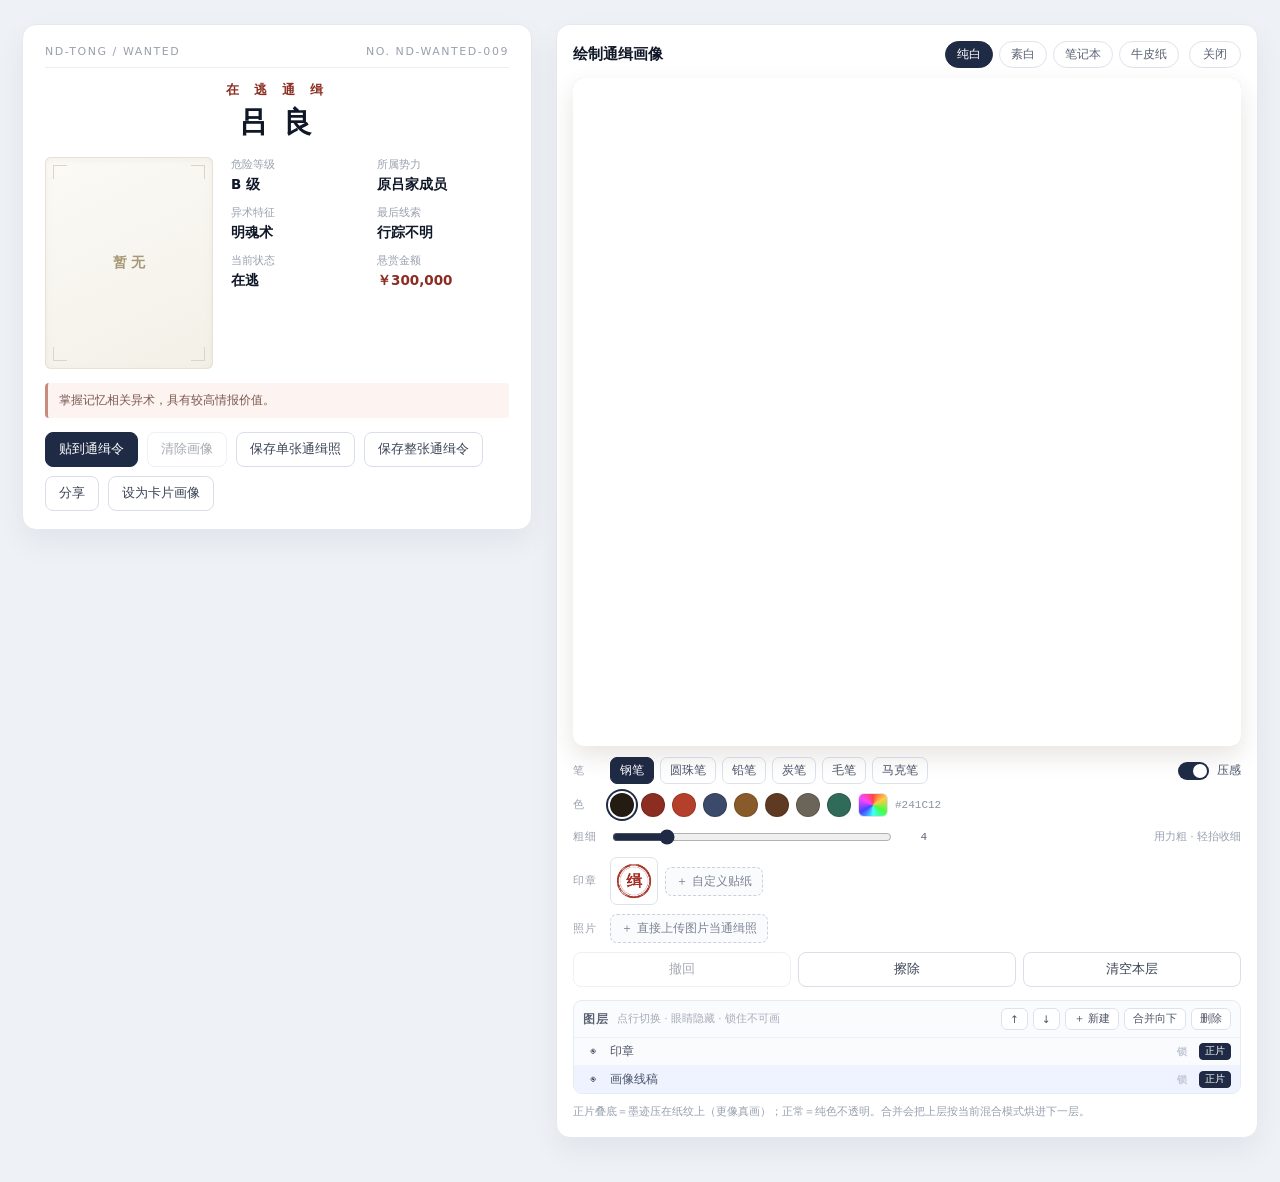
<file: assets/pad.html>
<!DOCTYPE html>
<html lang="zh-CN">
<head>
<meta charset="utf-8">
<meta name="viewport" content="width=device-width,initial-scale=1">
<title>在逃通缉 · 手绘画像 原型 v3</title>
<style>
  :root{--deep:#101828;--accent:#8C2D22;--muted:#6B7280;--line:#E5E8EF}
  *{box-sizing:border-box;-webkit-tap-highlight-color:transparent}
  body{margin:0;background:#EEF1F6;color:var(--deep);
    font-family:"PingFang SC","Hiragino Sans GB","Microsoft YaHei",system-ui,sans-serif}
  .wrap{max-width:1320px;margin:0 auto;padding:24px 22px 44px;display:grid;
    grid-template-columns:minmax(400px,510px) minmax(390px,1fr);gap:24px;align-items:start}

  /* ---------- 通缉令 ---------- */
  .poster{background:#fff;border:1px solid var(--line);border-radius:14px;padding:20px 22px 18px;
    box-shadow:0 12px 30px rgba(16,24,40,.06)}
  .p-top{display:flex;justify-content:space-between;font-size:11px;letter-spacing:.14em;
    color:#9AA0AE;border-bottom:1px solid #EDEFF4;padding-bottom:9px}
  .p-title{text-align:center;margin:14px 0 2px;font-size:12.5px;letter-spacing:.42em;color:var(--accent);font-weight:700}
  .p-name{text-align:center;font-size:29px;font-weight:800;letter-spacing:.08em;margin:4px 0 2px}
  .p-body{display:grid;grid-template-columns:168px 1fr;gap:18px;margin-top:14px}
  .slot{position:relative;width:168px;height:212px;border-radius:6px;display:flex;align-items:center;
    justify-content:center;overflow:hidden;background:linear-gradient(155deg,#FBFAF6,#F3F0E7);
    box-shadow:inset 0 0 0 1px #E7E2D3,inset 0 2px 8px rgba(120,100,64,.07)}
  .slot canvas{position:absolute;inset:0;width:100%;height:100%;display:none}
  .slot.filled{box-shadow:none;background:transparent}
  .slot.filled canvas{display:block}
  .ph{position:absolute;inset:0;display:flex;flex-direction:column;align-items:center;justify-content:center;
    gap:8px;padding:14px;text-align:center}
  .slot.filled .ph{display:none}
  .ph b{font-size:14px;color:#A79877;font-weight:600;letter-spacing:.26em;text-indent:.26em}
  .ph span{font-size:11px;line-height:1.75;color:#B0A794}
  .corner{position:absolute;width:14px;height:14px;border:1px solid #DCD5C4}
  .c1{left:8px;top:8px;border-right:0;border-bottom:0}
  .c2{right:8px;top:8px;border-left:0;border-bottom:0}
  .c3{left:8px;bottom:8px;border-right:0;border-top:0}
  .c4{right:8px;bottom:8px;border-left:0;border-top:0}
  .info{display:grid;grid-template-columns:1fr 1fr;gap:11px 14px;align-content:start}
  .kv span{display:block;font-size:11px;color:#9AA0AE;margin-bottom:2px}
  .kv b{font-size:13.5px;font-weight:600}
  .rew{color:var(--accent);font-weight:800}
  .p-tip{margin-top:14px;background:#FDF3F0;border-left:3px solid #C98C7C;border-radius:4px;
    padding:8px 11px;font-size:12px;color:#7A5A50;line-height:1.6}
  .p-btns{display:flex;gap:9px;margin-top:14px;flex-wrap:wrap}
  .btn{border:1px solid #D9DEE8;background:#fff;color:#3A4354;border-radius:8px;padding:8px 13px;
    font-size:12.5px;cursor:pointer;font-family:inherit}
  .btn.primary{background:#1F2A44;color:#fff;border-color:#1F2A44}
  .btn.ghost-red{color:var(--accent);border-color:#E2CFC9;background:#FFF9F7}
  .btn:disabled{opacity:.45;cursor:not-allowed}

  /* ---------- 画板 ---------- */
  .pad{background:#fff;border:1px solid var(--line);border-radius:14px;padding:16px;position:sticky;top:16px;
    box-shadow:0 12px 30px rgba(16,24,40,.06)}
  .pad-head{display:flex;align-items:center;gap:10px;margin-bottom:10px;flex-wrap:wrap}
  .pad-head h3{margin:0;font-size:15px}
  .pad-close{border:1px solid #DDE2EB;background:#fff;color:#5A6373;border-radius:20px;
    padding:5px 13px;font-size:11.5px;cursor:pointer;font-family:inherit}
  .pad-close:hover{background:#F3F5FA}
  .papers{display:flex;gap:6px;margin-left:auto}
  .papers button{border:1px solid #DDE2EB;background:#fff;color:#5A6373;border-radius:20px;padding:5px 11px;
    font-size:11.5px;cursor:pointer;font-family:inherit}
  .papers button.on{background:#1F2A44;border-color:#1F2A44;color:#fff}
  .cwrap{position:relative;width:100%;aspect-ratio:1/1;border-radius:10px;overflow:hidden;
    background:#FDFCF8;box-shadow:inset 0 0 0 1px rgba(70,58,40,.2),0 10px 24px rgba(60,44,22,.12);
    touch-action:none}
  .cwrap canvas{position:absolute;inset:0;width:100%;height:100%;display:block}
  #art{mix-blend-mode:multiply}
  #grain{mix-blend-mode:multiply;pointer-events:none}
  .tools{margin-top:11px;display:flex;flex-direction:column;gap:9px}
  .row{display:flex;align-items:center;gap:7px;flex-wrap:wrap}
  .lbl{font-size:10.5px;color:#9AA0AE;letter-spacing:.1em;width:30px;flex:none}
  .chip{border:1px solid #DDE2EB;background:#fff;border-radius:7px;padding:5px 9px;font-size:11.5px;
    color:#4B5468;cursor:pointer;font-family:inherit}
  .chip.on{background:#1F2A44;color:#fff;border-color:#1F2A44}
  .sw{width:24px;height:24px;border-radius:50%;border:1px solid rgba(0,0,0,.14);cursor:pointer;flex:none}
  .sw.on{box-shadow:0 0 0 2px #fff,0 0 0 4px #1F2A44}
  .pick{position:relative;width:30px;height:24px;border-radius:6px;overflow:hidden;border:1px solid #DDE2EB;
    background:conic-gradient(#f44,#fc4,#4f4,#4ff,#44f,#f4f,#f44);display:flex;cursor:pointer;flex:none}
  .pick input{opacity:0;width:100%;height:100%;position:absolute;inset:0;cursor:pointer}
  .sizes button{border:1px solid #DDE2EB;background:#fff;border-radius:7px;width:32px;height:28px;cursor:pointer}
  .sizes button.on{border-color:#1F2A44;background:#F2F5FB}
  .size-slider{flex:1;max-width:280px;accent-color:#1F2A44;height:18px}
  .size-num{font-size:11px;color:#5A6373;min-width:26px;text-align:right}
  .dot{display:block;border-radius:50%;background:#2B2419;margin:0 auto}
  .toggle{display:flex;align-items:center;gap:5px;font-size:11.5px;color:#4B5468;cursor:pointer;margin-left:auto}
  .toggle input{width:31px;height:18px;appearance:none;background:#D6DCE7;border-radius:20px;position:relative;
    outline:none;cursor:pointer;transition:.18s;flex:none}
  .toggle input:checked{background:#1F2A44}
  .toggle input::after{content:"";position:absolute;top:2px;left:2px;width:14px;height:14px;border-radius:50%;
    background:#fff;transition:.18s}
  .toggle input:checked::after{transform:translateX(13px)}
  .stamps .chip{padding:4px}
  .stamps .chip canvas{width:38px;height:38px;display:block}
  .import{border:1px dashed #C9D1DE;background:#FAFBFD;color:#7A8394;border-radius:7px;padding:6px 10px;
    font-size:11.5px;cursor:pointer;font-family:inherit}
  .sel-panel{display:none;gap:8px;align-items:center;background:#F7F9FC;border:1px solid #E3E8F2;
    border-radius:8px;padding:7px 9px;flex-wrap:wrap}
  .sel-panel.show{display:flex}
  .sel-panel input[type=range]{width:82px;accent-color:#1F2A44}
  .acts .btn{flex:1;min-width:72px;text-align:center}

  /* ---------- 图层 ---------- */
  .layers{margin-top:4px;border:1px solid #E6EAF2;border-radius:9px;overflow:hidden;background:#FAFBFD}
  .layers-head{display:flex;align-items:center;gap:8px;padding:7px 9px;border-bottom:1px solid #EDF0F6}
  .layers-head b{font-size:11.5px;letter-spacing:.08em;color:#5A6373}
  .layers-head .hint{font-size:10.5px;color:#A6ADBA}
  .layers-head .ops{margin-left:auto;display:flex;gap:5px}
  .layers-head button{border:1px solid #DCE2EC;background:#fff;border-radius:6px;padding:3px 8px;
    font-size:10.5px;color:#4B5468;cursor:pointer;font-family:inherit}
  .lyr{display:flex;align-items:center;gap:7px;padding:5px 9px;border-bottom:1px solid #F0F3F8;
    font-size:11.5px;color:#4B5468;cursor:pointer}
  .lyr:last-child{border-bottom:0}
  .lyr.on{background:#EEF3FF}
  .lyr .ico{border:0;background:transparent;font-size:12px;cursor:pointer;line-height:1;padding:2px;width:20px;color:#7A8394}
  .lyr .ico.off{opacity:.35}
  .lyr .nm{flex:1;overflow:hidden;text-overflow:ellipsis;white-space:nowrap}
  .lyr .bd{font-size:9.5px;border:1px solid #D8DFEA;border-radius:4px;padding:1px 5px;color:#6B7484;background:#fff}
  .lyr .bd on{}
  .lyr .bd.mult{background:#1F2A44;color:#fff;border-color:#1F2A44}
  .note{font-size:10.8px;color:#98A0AE;line-height:1.7}

  @media (max-width:980px){
    .wrap{grid-template-columns:1fr;gap:16px;padding:14px 12px 30px}
    .pad-close{position:fixed;top:10px;right:12px;z-index:9;background:#fff;
      box-shadow:0 4px 12px rgba(20,30,60,.12);border-color:#D7DDE8}
    .pad-head{padding-right:72px}
    .pad{position:static}
    .p-body{grid-template-columns:1fr;gap:14px}
    .slot{width:152px;height:198px;margin:0 auto}
    .papers{width:100%;margin:6px 0 0}
    .papers button{flex:1;text-align:center}
    .lyr{padding:6px 8px}
    .layers-head{flex-wrap:wrap}
    .layers-head .hint{display:none}
    .layers-head .ops{width:100%;margin:6px 0 0;justify-content:flex-end}
    .layers-head button{white-space:nowrap;padding:4px 9px;font-size:11px}
    .size-tip{display:none}
  }
</style>
</head>
<body>
<div class="wrap">
  <!-- ================= 通缉令 ================= -->
  <div class="poster">
    <div class="p-top"><span>ND-TONG / WANTED</span><span id="pCode">NO. ND-WANTED-009</span></div>
    <div class="p-title">在 逃 通 缉</div>
    <div class="p-name" id="pName">吕 良</div>
    <div class="p-body">
      <div class="slot empty" id="slot">
        <canvas id="slotCanvas" width="336" height="424"></canvas>
        <div class="ph" id="slotPh">
          <b>暂无</b>
          <i class="corner c1"></i><i class="corner c2"></i><i class="corner c3"></i><i class="corner c4"></i>
        </div>
      </div>
      <div class="info" id="pInfo">
        <div class="kv"><span>危险等级</span><b>B 级</b></div>
        <div class="kv"><span>所属势力</span><b>原吕家成员</b></div>
        <div class="kv"><span>异术特征</span><b>明魂术</b></div>
        <div class="kv"><span>最后线索</span><b>行踪不明</b></div>
        <div class="kv"><span>当前状态</span><b>在逃</b></div>
        <div class="kv"><span>悬赏金额</span><b class="rew">￥300,000</b></div>
      </div>
    </div>
    <div class="p-tip" id="pTip">掌握记忆相关异术，具有较高情报价值。</div>
    <div class="p-btns">
      <button class="btn primary" id="toSlot">贴到通缉令</button>
      <button class="btn" id="unSlot" disabled>清除画像</button>
      <button class="btn" id="saveArt">保存单张通缉照</button>
      <button class="btn" id="savePng">保存整张通缉令</button>
      <button class="btn" id="sharePng">分享</button>
      <button class="btn" id="stickCard">设为卡片画像</button>
    </div>
  </div>

  <!-- ================= 画板 ================= -->
  <div class="pad">
    <div class="pad-head">
      <h3>绘制通缉画像</h3>
      <div class="papers" id="papers">
        <button data-paper="pure" class="on">纯白</button>
        <button data-paper="white">素白</button>
        <button data-paper="note">笔记本</button>
        <button data-paper="kraft">牛皮纸</button>
      </div>
      <button class="pad-close" id="padClose">关闭</button>
    </div>

    <div class="cwrap" id="cwrap">
      <canvas id="paper"></canvas>
      <canvas id="art"></canvas>
      <canvas id="grain"></canvas>
    </div>

    <div class="tools">
      <div class="row">
        <span class="lbl">笔</span><div class="row" id="brushes" style="gap:6px"></div>
        <label class="toggle"><input type="checkbox" id="pressure" checked>压感</label>
      </div>
      <div class="row">
        <span class="lbl">色</span><div class="row" id="swatches" style="gap:7px"></div>
        <label class="pick" title="RGB 自选"><input type="color" id="colorPick" value="#241C12"></label>
        <code id="hex" style="font-size:11px;color:#8A93A3">#241C12</code>
      </div>
      <div class="row">
        <span class="lbl">粗细</span>
        <input type="range" id="sizeRange" min="1" max="18" step="0.5" value="4" class="size-slider">
        <code id="sizeNum" class="size-num">4</code>
        <span class="note size-tip" style="margin-left:auto;white-space:nowrap">用力粗 · 轻抬收细</span>
      </div>
      <div class="row">
        <span class="lbl">印章</span><div class="row stamps" id="stamps" style="gap:6px"></div>
        <button class="import" id="importBtn">＋ 自定义贴纸</button>
        <input type="file" id="fileInput" accept="image/*" style="display:none">
      </div>
      <div class="row">
        <span class="lbl">照片</span>
        <button class="import" id="photoBtn">＋ 直接上传图片当通缉照</button>
        <button class="import" id="photoClear" style="display:none">用回手绘</button>
        <input type="file" id="photoInput" accept="image/*" style="display:none">
      </div>

      <div class="sel-panel" id="selPanel">
        <span class="note">已选贴纸</span>
        <input type="range" id="stkSize" min="40" max="360" value="120">
        <input type="range" id="stkRot" min="-180" max="180" value="-8">
        <button class="btn" id="stkDel" style="padding:5px 9px;font-size:11px">删除</button>
        <button class="btn" id="stkDone" style="padding:5px 9px;font-size:11px">完成</button>
      </div>

      <div class="row acts">
        <button class="btn" id="undo" disabled>撤回</button>
        <button class="btn" id="eraser">擦除</button>
        <button class="btn" id="clear">清空本层</button>
      </div>

      <!-- 图层 -->
      <div class="layers">
        <div class="layers-head">
          <b>图层</b><span class="hint">点行切换 · 眼睛隐藏 · 锁住不可画</span>
          <div class="ops">
            <button id="upLayer" title="上移一层">↑</button>
            <button id="downLayer" title="下移一层">↓</button>
            <button id="addLayer">＋ 新建</button>
            <button id="mergeLayer">合并向下</button>
            <button id="delLayer">删除</button>
          </div>
        </div>
        <div id="layerList"></div>
      </div>
      <div class="note">正片叠底＝墨迹压在纸纹上（更像真画）；正常＝纯色不透明。合并会把上层按当前混合模式烘进下一层。</div>
    </div>
  </div>
</div>

<script>
(function(){
  var W=720,H=720;
  var paperC=document.getElementById('paper'), artC=document.getElementById('art'), grainC=document.getElementById('grain');
  var slotC=document.getElementById('slotCanvas'), slot=document.getElementById('slot');
  var cwrap=document.getElementById('cwrap');
  var pctx=paperC.getContext('2d'), actx=artC.getContext('2d'), gctx=grainC.getContext('2d');
  [paperC,artC,grainC].forEach(function(c){c.width=W;c.height=H;});

  function mulberry(seed){return function(){seed|=0;seed=seed+0x6D2B79F5|0;
    var t=Math.imul(seed^seed>>>15,1|seed);t=t+Math.imul(t^t>>>7,61|t)^t;
    return ((t^t>>>14)>>>0)/4294967296;};}
  function newCanvas(){var c=document.createElement('canvas');c.width=W;c.height=H;return c;}

  /* =============== 纸 =============== */
  var PAPER={};
  // 纯白：无渐变无纹理，就是干净白纸
  PAPER.pure=function(){
    pctx.fillStyle='#FFFFFF';pctx.fillRect(0,0,W,H);
  };
  PAPER.white=function(){
    pctx.fillStyle='#FDFCF7';pctx.fillRect(0,0,W,H);
  };
  PAPER.note=function(){
    pctx.fillStyle='#FCFDFB';pctx.fillRect(0,0,W,H);
    pctx.strokeStyle='#D6E1F0';pctx.lineWidth=1.6;
    for(var y=64;y<H;y+=54){pctx.beginPath();pctx.moveTo(0,y);pctx.lineTo(W,y);pctx.stroke();}
    pctx.strokeStyle='#E9C9C9';pctx.beginPath();pctx.moveTo(74,0);pctx.lineTo(74,H);pctx.stroke();
    pctx.fillStyle='rgba(120,140,170,.05)';pctx.fillRect(0,0,74,H);
  };
  PAPER.kraft=function(){
    var g=pctx.createLinearGradient(0,0,W*.8,H);
    g.addColorStop(0,'#D3A46F');g.addColorStop(.5,'#C69560');g.addColorStop(1,'#B9834F');
    pctx.fillStyle=g;pctx.fillRect(0,0,W,H);
    // 短纤（不做长线，避免看起来像网格）
    var rnd=mulberry(3171);
    pctx.lineWidth=1.2;
    for(var i=0;i<520;i++){
      var x=rnd()*W,y=rnd()*H,len=5+rnd()*13,ang=rnd()*Math.PI;
      pctx.strokeStyle=rnd()>.5
        ? 'rgba(255,242,218,'+(.05+rnd()*.08)+')'
        : 'rgba(122,80,40,'+(.04+rnd()*.07)+')';
      pctx.beginPath();pctx.moveTo(x,y);
      pctx.lineTo(x+Math.cos(ang)*len,y+Math.sin(ang)*len);pctx.stroke();
    }
  };
  var paperKind='pure';
  function syncGrain(){grainC.style.display=hasPaperFilter()?'':'none';}
  function drawPaper(k){pctx.clearRect(0,0,W,H);(PAPER[k]||PAPER.white)();syncGrain();}

  /* 纸面做旧滤镜：只给 素白/笔记本/牛皮纸 用，纯白纸完全不上滤镜 */
  (function grain(){
    var img=gctx.createImageData(W,H),d=img.data,rnd=mulberry(7788);
    for(var i=0;i<d.length;i+=4){var n=176+Math.floor(rnd()*70);
      d[i]=d[i+1]=d[i+2]=n;d[i+3]=11+Math.floor(rnd()*16);}
    gctx.putImageData(img,0,0);
    var rnd2=mulberry(4711);
    for(var k=0;k<9;k++){
      var x=rnd2()*W,y=rnd2()*H,r=W*(.18+rnd2()*.34);
      var g=gctx.createRadialGradient(x,y,r*.1,x,y,r);
      g.addColorStop(0,'rgba(122,96,58,'+(.04+rnd2()*.06)+')');
      g.addColorStop(.55,'rgba(122,96,58,'+(.02+rnd2()*.03)+')');
      g.addColorStop(1,'rgba(122,96,58,0)');
      gctx.fillStyle=g;gctx.beginPath();gctx.arc(x,y,r,0,Math.PI*2);gctx.fill();
    }
    var vg=gctx.createRadialGradient(W/2,H/2,W*.42,W/2,H/2,W*.78);
    vg.addColorStop(0,'rgba(120,100,70,0)');vg.addColorStop(1,'rgba(120,100,70,.16)');
    gctx.fillStyle=vg;gctx.fillRect(0,0,W,H);
  })();
  function hasPaperFilter(){return paperKind!=='pure';}

  /* =============== 笔 =============== */
  var BRUSHES={
    // body=笔身细噪点  fringe=外圈飞白浓度  bleed=毛笔那种洇边  gsz=颗粒相对笔宽
    pen:{label:'钢笔',w:.95,alpha:.96,bleed:0,fringe:.55,body:.12,gsz:.7},
    ball:{label:'圆珠笔',w:.62,alpha:.9,bleed:0,fringe:.30,body:.24,gsz:.6},
    pencil:{label:'铅笔',w:.68,alpha:.7,bleed:.10,fringe:.45,body:.34,gsz:1.0},
    charcoal:{label:'炭笔',w:1.35,alpha:.86,bleed:.16,fringe:.55,body:.18,gsz:.7,rough:2},
    brush:{label:'毛笔',w:1.2,alpha:.9,bleed:.6,fringe:.5,body:.14,gsz:.9},
    marker:{label:'马克笔',w:1.75,alpha:.4,bleed:.06,fringe:.22,body:.1,gsz:.9,flat:true}
  };
  var brush='pen',baseSize=4,eraser=false,usePressure=true,color='#241C12';

  var brushWrap=document.getElementById('brushes');
  Object.keys(BRUSHES).forEach(function(k,i){
    var b=document.createElement('button');
    b.className='chip'+(i===0?' on':'');b.dataset.brush=k;b.textContent=BRUSHES[k].label;
    b.onclick=function(){brush=k;[].forEach.call(brushWrap.children,function(x){x.classList.toggle('on',x===b);});};
    brushWrap.appendChild(b);
  });

  var PRESET=['#241C12','#8C2D22','#B4402B','#3B4A6B','#8A5B2A','#5E3A22','#6B6459','#2F6B58'];
  var swWrap=document.getElementById('swatches'),hexEl=document.getElementById('hex');
  function setColor(c,btn){color=c;hexEl.textContent=c.toUpperCase();
    document.getElementById('colorPick').value=c;
    [].forEach.call(swWrap.children,function(x){x.classList.toggle('on',x===btn);});}
  PRESET.forEach(function(c,i){
    var b=document.createElement('button');b.className='sw'+(i===0?' on':'');b.style.background=c;
    b.onclick=function(){setColor(c,b);};swWrap.appendChild(b);
  });
  document.getElementById('colorPick').oninput=function(e){setColor(e.target.value,null);};
  var sizeRange=document.getElementById('sizeRange'),sizeNum=document.getElementById('sizeNum');
  sizeRange.oninput=function(){baseSize=parseFloat(sizeRange.value);sizeNum.textContent=baseSize;};
  document.getElementById('pressure').onchange=function(e){usePressure=e.target.checked;};

  /* =============== 印章（仅一枚·做旧朱文） =============== */
  function makeSeal(size){
    var c=document.createElement('canvas');c.width=c.height=size;
    var x=c.getContext('2d'),s=size,red='#A12A20';
    x.translate(s/2,s/2);x.rotate(-0.055);
    // 外圈：两遍叠印，边缘有浓淡
    x.strokeStyle=red;x.lineCap='round';
    x.globalAlpha=.5;x.lineWidth=s*.055;
    x.beginPath();x.arc(0,0,s*.4265,0,Math.PI*2);x.stroke();
    x.globalAlpha=.9;x.lineWidth=s*.049;
    x.beginPath();x.arc(0,0,s*.425,0,Math.PI*2);x.stroke();
    // 内细圈
    x.globalAlpha=.62;x.lineWidth=s*.011;
    x.beginPath();x.arc(0,0,s*.368,0,Math.PI*2);x.stroke();
    // 印字（略偏右下，像手盖）
    x.globalAlpha=.97;x.fillStyle=red;x.textAlign='center';x.textBaseline='middle';
    x.font='bold '+(s*.405)+'px "KaiTi","STKaiti","Kaiti SC",serif';
    x.save();x.scale(1.02,1.06);x.fillText('缉',s*.004,s*.026);x.restore();
    // 印泥不匀（轻，只做氛围）
    var rnd=mulberry(90210);x.globalCompositeOperation='destination-out';
    for(var i=0;i<90;i++){
      var a=rnd()*Math.PI*2,r=s*(.30+rnd()*.14);
      x.globalAlpha=.03+rnd()*.09;
      x.beginPath();x.arc(Math.cos(a)*r,Math.sin(a)*r,Math.max(.7,s*.006+rnd()*s*.01),0,Math.PI*2);x.fill();
    }
    // 边缘残缺（不规则豁口）
    for(var j=0;j<34;j++){
      var a2=rnd()*Math.PI*2;
      x.globalAlpha=.18+rnd()*.35;
      x.beginPath();x.arc(Math.cos(a2)*s*.425,Math.sin(a2)*s*.425,s*.003+rnd()*s*.012,0,Math.PI*2);x.fill();
    }
    // 几道弧线缺口，像印面缺角
    for(var k=0;k<6;k++){
      var a3=rnd()*Math.PI*2,span=.10+rnd()*.22;
      x.globalAlpha=.3+rnd()*.3;x.lineWidth=s*(.012+rnd()*.02);
      x.beginPath();x.arc(0,0,s*.425,a3,a3+span);x.stroke();
    }
    x.globalCompositeOperation='source-over';x.globalAlpha=1;
    return c;
  }
  var SEAL=null;
  function getSeal(){ if(!SEAL) SEAL=makeSeal(256); return SEAL; }
  var stampWrap=document.getElementById('stamps');
  (function(){
    var b=document.createElement('button');
    b.className='chip';b.title='点一下盖到当前图层';
    var sm=document.createElement('canvas');sm.width=sm.height=64;
    sm.getContext('2d').drawImage(getSeal(),0,0,64,64);
    b.appendChild(sm);
    b.onclick=function(){addSticker(getSeal(),118,-6);};
    stampWrap.appendChild(b);
  })();

  /* =============== 图层系统 =============== */
  var layers=[], active=-1, uid=0;
  function layer(name){
    var c=newCanvas();
    return {id:++uid,name:name,ink:c,ctx:c.getContext('2d'),
      tmp:newCanvas(),objects:[],mode:'multiply',visible:true,locked:false};
  }
  function addLayer(name,atTop){
    var l=layer(name||('图层 '+(layers.length+1)));
    if(atTop===false) layers.unshift(l); else layers.push(l);
    active=layers.indexOf(l);
    renderLayers(); composite(true); return l;
  }
  function activeLayer(){return layers[active];}
  function renderLayers(){
    var list=document.getElementById('layerList');list.innerHTML='';
    // 列表从上层往下显示
    for(var i=layers.length-1;i>=0;i--){
      (function(i){
        var l=layers[i];
        var row=document.createElement('div');
        row.className='lyr'+(i===active?' on':'');
        row.onclick=function(){active=i;renderLayers();};
        var eye=document.createElement('button');
        eye.className='ico'+(l.visible?'':' off');eye.textContent=l.visible?'◉':'○';eye.title='显示/隐藏';
        eye.style.fontSize='11px';eye.style.color=l.visible?'#1F2A44':'#C2C9D6';
        eye.onclick=function(e){e.stopPropagation();l.visible=!l.visible;renderLayers();composite(true);};
        var lock=document.createElement('button');
        lock.className='ico';lock.textContent='锁';
        lock.title=l.locked?'已锁定，点一下解锁':'未锁定，点一下锁住';
        lock.style.cssText='font-size:10px;font-weight:700;border:0;padding:2px 3px;border-radius:4px;cursor:pointer;'+
          (l.locked?'color:#8C2D22;background:#FBEDE9':'color:#C2C9D6;background:transparent');
        lock.onclick=function(e){e.stopPropagation();l.locked=!l.locked;renderLayers();};
        var nm=document.createElement('span');nm.className='nm';nm.textContent=l.name;
        var bd=document.createElement('button');
        bd.className='bd'+(l.mode==='multiply'?' mult':'');bd.textContent=l.mode==='multiply'?'正片':'正常';
        bd.title='切换混合模式';
        bd.onclick=function(e){e.stopPropagation();l.mode=l.mode==='multiply'?'normal':'multiply';
          renderLayers();composite(true);};
        row.appendChild(eye);row.appendChild(nm);row.appendChild(lock);row.appendChild(bd);
        list.appendChild(row);
      })(i);
    }
  }
  document.getElementById('addLayer').onclick=function(){addLayer();};
  document.getElementById('upLayer').onclick=function(){
    if(active>=layers.length-1) return toast('已经在最上层了');
    var a=layers[active],b=layers[active+1];
    layers[active]=b;layers[active+1]=a;active++;
    renderLayers();composite(true);
  };
  document.getElementById('downLayer').onclick=function(){
    if(active<=0) return toast('已经在最下层了');
    var a=layers[active],b=layers[active-1];
    layers[active]=b;layers[active-1]=a;active--;
    renderLayers();composite(true);
  };
  document.getElementById('delLayer').onclick=function(){
    if(layers.length<=1) return toast('至少留一个图层');
    layers.splice(active,1);active=Math.min(active,layers.length-1);
    renderLayers();composite(true);
  };
  document.getElementById('mergeLayer').onclick=function(){
    if(active<1) return toast('最底层没有可合并的对象');
    var up=layers[active],dn=layers[active-1];
    var t=up.tmp.getContext('2d');
    t.clearRect(0,0,W,H);t.globalCompositeOperation='source-over';
    t.drawImage(up.ink,0,0);
    drawObjects(t,up.objects);
    var dnc=dn.tmp.getContext('2d');
    dnc.save();
    dnc.globalCompositeOperation = up.mode==='multiply'?'multiply':'source-over';
    dnc.drawImage(up.tmp,0,0);
    dnc.restore();
    // 烘进下层 ink
    dn.ctx.clearRect(0,0,W,H);
    dn.ctx.drawImage(dn.tmp,0,0);
    // 对象搬过去（变成已烘死的对象无效，直接清空）
    dn.objects.length=0;
    layers.splice(active,1);active=active-1;
    renderLayers();composite(true);
    toast('已合并到「'+dn.name+'」');
  };

  /* 图层渲染：ink + objects → tmp */
  function drawObjects(ctx,objs){
    objs.forEach(function(o){
      ctx.save();ctx.translate(o.x,o.y);ctx.rotate(o.rot*Math.PI/180);
      ctx.drawImage(o.img,-o.w/2,-o.w/2,o.w,o.w);ctx.restore();
    });
  }
  function composite(now){
    if(!now){ if(composite._q) return; composite._q=requestAnimationFrame(function(){composite._q=0;composite(true);}); return; }
    composite._q=0;
    actx.clearRect(0,0,W,H);
    for(var i=0;i<layers.length;i++){
      var l=layers[i]; if(!l.visible) continue;
      var t=l.tmp.getContext('2d');
      t.setTransform(1,0,0,1,0,0);
      t.clearRect(0,0,W,H);
      t.globalCompositeOperation='source-over';
      t.drawImage(l.ink,0,0);
      drawObjects(t,l.objects);
      actx.globalCompositeOperation = l.mode==='multiply'?'multiply':'source-over';
      actx.drawImage(l.tmp,0,0);
    }
    // 正在画的这一笔（暂时缓冲，抬手才烘进图层）
    if(stroking){
      actx.globalAlpha=BRUSHES[brush].alpha;
      actx.globalCompositeOperation='multiply';
      actx.drawImage(liveC,0,0);
      actx.globalAlpha=1;
    }
    actx.globalCompositeOperation='source-over';
  }

  /* =============== 贴纸 =============== */
  var selObj=null, drag=null;
  function addSticker(src,size,rot){
    var l=activeLayer();
    if(!l) return;
    if(l.locked) return toast('当前图层已锁定');
    var o={img:src,x:W/2,y:H/2,w:size,rot:rot||0,layer:l};
    l.objects.push(o);selObj=o;syncSel();composite(true);
  }
  function findObj(p){
    for(var i=layers.length-1;i>=0;i--){
      var l=layers[i]; if(!l.visible||l.locked) continue;
      for(var j=l.objects.length-1;j>=0;j--){
        var o=l.objects[j],dx=p.x-o.x,dy=p.y-o.y,a=-o.rot*Math.PI/180;
        var rx=dx*Math.cos(a)-dy*Math.sin(a),ry=dx*Math.sin(a)+dy*Math.cos(a);
        if(Math.abs(rx)<=o.w/2&&Math.abs(ry)<=o.w/2) return o;
      }
    }
    return null;
  }
  function syncSel(){
    var p=document.getElementById('selPanel');
    if(selObj){p.classList.add('show');
      document.getElementById('stkSize').value=selObj.w;
      document.getElementById('stkRot').value=Math.round(selObj.rot);
    }else p.classList.remove('show');
  }
  document.getElementById('stkSize').oninput=function(e){if(selObj){selObj.w=parseFloat(e.target.value);composite(true);}};
  document.getElementById('stkRot').oninput=function(e){if(selObj){selObj.rot=parseFloat(e.target.value);composite(true);}};
  document.getElementById('stkDel').onclick=function(){
    if(!selObj) return;
    var l=selObj.layer,i=l.objects.indexOf(selObj);if(i>=0) l.objects.splice(i,1);
    selObj=null;syncSel();composite(true);
  };
  document.getElementById('stkDone').onclick=function(){selObj=null;syncSel();composite(true);};

  var fileInput=document.getElementById('fileInput');
  document.getElementById('importBtn').onclick=function(){fileInput.click();};
  fileInput.onchange=function(e){
    var f=e.target.files&&e.target.files[0];if(!f) return;
    var fr=new FileReader();
    fr.onload=function(){var img=new Image();img.onload=function(){addSticker(img,150,-4);};img.src=fr.result;};
    fr.readAsDataURL(f);fileInput.value='';
  };

  /* 直接上传一张图当通缉照 */
  var photoInput=document.getElementById('photoInput'),photoClearBtn=document.getElementById('photoClear');
  document.getElementById('photoBtn').onclick=function(){photoInput.click();};
  photoInput.onchange=function(e){
    var f=e.target.files&&e.target.files[0];if(!f) return;
    var fr=new FileReader();
    fr.onload=function(){
      var img=new Image();
      img.onload=function(){
        photoImg=img;photoClearBtn.style.display='';
        if(slot.classList.contains('filled')) drawSlot();
        toast('已换成上传的通缉照');
      };
      img.src=fr.result;
    };
    fr.readAsDataURL(f);photoInput.value='';
  };
  photoClearBtn.onclick=function(){
    photoImg=null;photoClearBtn.style.display='none';
    if(slot.classList.contains('filled')) drawSlot();
    toast('已切回手绘画像');
  };

  /* =============== 绘制 =============== */
  var history=[],undoBtn=document.getElementById('undo');
  function snap(){
    var l=activeLayer();if(!l) return;
    if(history.length>=20) history.shift();
    history.push({layer:l,data:l.ctx.getImageData(0,0,W,H),objs:l.objects.slice()});
    undoBtn.disabled=false;
  }
  undoBtn.onclick=function(){
    var s=history.pop();if(!s) return;
    s.layer.ctx.putImageData(s.data,0,0);
    s.layer.objects.length=0;[].push.apply(s.layer.objects,s.objs);
    undoBtn.disabled=history.length===0;
    composite(true);
  };
  document.getElementById('clear').onclick=function(){
    var l=activeLayer();if(!l) return;
    if(l.locked) return toast('当前图层已锁定');
    snap();l.ctx.clearRect(0,0,W,H);composite(true);   // 只清笔迹，印章/贴纸保留
  };
  document.getElementById('eraser').onclick=function(e){
    eraser=!eraser;e.target.classList.toggle('on',eraser);
    e.target.textContent=eraser?'擦除中':'擦除';
  };

  function canvasPos(e){var r=cwrap.getBoundingClientRect();
    return {x:(e.clientX-r.left)/r.width*W,y:(e.clientY-r.top)/r.height*H};}
  function widthFor(e,speed){
    var B=BRUSHES[brush],w=baseSize*B.w;
    if(B.flat) return w;
    if(usePressure){
      var p=(e.pointerType==='pen'&&e.pressure>0)?e.pressure:0;
      if(p>0) w*=(0.5+p*1.2);
      else w*=Math.max(0.55,1/(1+speed*0.45));   // 画得快就收细，慢就压粗
    }
    return Math.max(0.6,w);
  }

  /* 本笔的临时缓冲：整笔不透明地画完，抬手时按笔刷透明度一次性烘进图层，
     这样重叠段不会出现接头/e 缝隙，笔触是连贯的一条 */
  var liveC=newCanvas(), liveCtx=liveC.getContext('2d'), stroking=false;
  var strokeSum=0,strokeN=0;
  function paint(ctx,x0,y0,x1,y1,w){
    var B=BRUSHES[brush];
    ctx.lineCap=B.flat?'butt':'round';ctx.lineJoin='round';ctx.globalCompositeOperation='source-over';
    if(B.rough){
      // 炭笔：一遍主笔身 + 一遍错位细压，笔身是实心墨，毛边交给外圈飞白
      ctx.globalAlpha=1;ctx.strokeStyle=color;
      ctx.lineWidth=w;ctx.beginPath();
      ctx.moveTo(x0,y0);ctx.lineTo(x1,y1);ctx.stroke();
      ctx.lineWidth=w*.62;
      ctx.beginPath();
      ctx.moveTo(x0+(Math.random()-.5)*2.4,y0+(Math.random()-.5)*2.4);
      ctx.lineTo(x1+(Math.random()-.5)*2.4,y1+(Math.random()-.5)*2.4);ctx.stroke();
      ctx.fillStyle=color;
      ctx.beginPath();ctx.arc(x1,y1,Math.max(.5,w/2),0,Math.PI*2);ctx.fill();
      return;
    }
    ctx.globalAlpha=1;ctx.strokeStyle=color;ctx.lineWidth=w;
    ctx.beginPath();ctx.moveTo(x0,y0);ctx.lineTo(x1,y1);ctx.stroke();
    // 两端补圆：粗细节点自然衔接，不出现"竹节"
    ctx.fillStyle=color;
    ctx.beginPath();ctx.arc(x1,y1,Math.max(.5,w/2),0,Math.PI*2);ctx.fill();
  }

  /* 墨面颗粒：低分辨率噪声放大 + 柔化，得到 1~2px 的细软砂点，
     不是大白圆孔。笔越粗砂点略大，细笔就是极细的一片 */
  function grainMask(level,px,seed){
    var s=64,c=document.createElement('canvas');c.width=c.height=s;
    var x=c.getContext('2d'),rnd=mulberry(seed||777);
    var img=x.createImageData(s,s),d=img.data;
    for(var i=0;i<d.length;i+=4){
      var v=rnd();
      d[i]=d[i+1]=d[i+2]=0;
      d[i+3]=v>.52?Math.round((v-.52)/.48*238*level):0;
    }
    x.putImageData(img,0,0);
    // 放大到 128 并平滑，噪点边缘就是晕开的（扩散感）
    var b=document.createElement('canvas');b.width=b.height=128;
    var bx=b.getContext('2d');
    bx.imageSmoothingEnabled=true;
    try{bx.filter='blur(.6px)';}catch(e){}
    bx.drawImage(c,0,0,128,128);
    return b;
  }
  function applyGrain(ctx,level,px,seed){
    var mask=grainMask(level,px,seed);
    var pat=ctx.createPattern(mask,'repeat');
    var k=Math.max(.85,Math.min(2.2,(px||6)/8));
    try{
      var m=new DOMMatrix();
      m.translateSelf(Math.random()*128,Math.random()*128);
      m.scaleSelf(k,k);
      pat.setTransform(m);
    }catch(e){}
    ctx.save();
    ctx.globalCompositeOperation='destination-out';ctx.globalAlpha=1;
    ctx.fillStyle=pat;ctx.fillRect(0,0,W,H);
    ctx.restore();
  }
  /* 抬手烘入：实心笔身 + 明显晕开的细砂颗粒。
     颗粒只作用在本笔，不会把之前画好的线条越啃越淡 */
  var txC=newCanvas(), txCtx=txC.getContext('2d');
  var frC=newCanvas(), frCtx=frC.getContext('2d');
  var spC=newCanvas(), spCtx=spC.getContext('2d');
  var hcC=newCanvas(), hcCtx=hcC.getContext('2d');
  function finishStroke(l,avgW,bB){
    var B=bB||BRUSHES[brush];
    // ① 笔身：实心墨 + 轻微吃墨
    txCtx.clearRect(0,0,W,H);
    txCtx.globalCompositeOperation='source-over';txCtx.globalAlpha=1;
    txCtx.drawImage(liveC,0,0);
    if(B.body>0) applyGrain(txCtx,B.body,avgW*(B.gsz||.8),Math.floor(Math.random()*1e6));
    // ② 晕开：一层很淡的模糊墨晕，压在颗粒下面（加重）
    hcCtx.clearRect(0,0,W,H);
    hcCtx.globalCompositeOperation='source-over';hcCtx.globalAlpha=1;
    hcCtx.save();
    try{hcCtx.filter='blur('+Math.max(3.4,avgW*.72)+'px)';}catch(e){}
    hcCtx.drawImage(liveC,0,0);
    hcCtx.filter='none';
    hcCtx.restore();
    // ③ 边缘环：模糊外扩再挖掉笔身，只在环里撒砂点
    frCtx.clearRect(0,0,W,H);
    frCtx.globalCompositeOperation='source-over';frCtx.globalAlpha=1;
    frCtx.save();
    try{frCtx.filter='blur('+Math.max(1.8,avgW*.26)+'px)';}catch(e){}
    frCtx.drawImage(liveC,0,0);
    frCtx.filter='none';
    frCtx.restore();
    frCtx.globalCompositeOperation='destination-out';
    frCtx.drawImage(liveC,0,0);
    frCtx.globalCompositeOperation='source-over';

    spCtx.clearRect(0,0,W,H);
    spCtx.globalCompositeOperation='source-over';
    // 颗粒固定细小：不随笔刷变粗，粗笔也只是"点更多"，不会变成大圆点
    var n=1500,base=.95;
    for(var i=0;i<n;i++){
      spCtx.globalAlpha=.3+Math.random()*.7;
      var rr=base*(.35+Math.random()*1.15);
      spCtx.beginPath();spCtx.arc(Math.random()*W,Math.random()*H,rr,0,Math.PI*2);spCtx.fillStyle=color;spCtx.fill();
    }
    spCtx.globalAlpha=1;
    spCtx.globalCompositeOperation='destination-in';
    spCtx.drawImage(frC,0,0);
    spCtx.globalCompositeOperation='source-over';

    l.ctx.save();
    l.ctx.globalCompositeOperation='multiply';
    if(B.fringe>0){
      l.ctx.globalAlpha=Math.min(.68,B.alpha*.34);          // 晕：更明显
      l.ctx.drawImage(hcC,0,0);
      l.ctx.globalAlpha=Math.min(1,B.alpha*B.fringe*2);     // 颗粒：重
      l.ctx.drawImage(spC,0,0);
    }
    if(B.bleed>0){
      l.ctx.globalAlpha=B.alpha*B.bleed;
      try{l.ctx.filter='blur('+Math.max(1.2,avgW*.34)+'px)';}catch(e){}
      l.ctx.drawImage(txC,0,0);
      l.ctx.filter='none';
    }
    l.ctx.globalAlpha=B.alpha;
    l.ctx.drawImage(txC,0,0);
    l.ctx.restore();
    l.ctx.globalAlpha=1;l.ctx.globalCompositeOperation='source-over';
  }
  /* 线稿吃墨（只在初始化画示例时用） */
  function erodeInk(ctx,level,px){applyGrain(ctx,level,px,Math.floor(Math.random()*1e6));}
  function eraseAt(ctx,x,y,w){
    ctx.globalCompositeOperation='destination-out';ctx.globalAlpha=1;ctx.fillStyle='#000';
    ctx.lineWidth=w;ctx.lineCap='round';
    ctx.beginPath();ctx.arc(x,y,Math.max(5,w/2),0,Math.PI*2);ctx.fill();
    ctx.globalCompositeOperation='source-over';
  }

  var drawing=false,lastPt=null,lastT=0;
  function down(e){
    if(e.button!==undefined&&e.button!==0) return;
    var p=canvasPos(e);
    var o=findObj(p);
    if(o){selObj=o;syncSel();composite(true);
      drag={o:o,dx:p.x-o.x,dy:p.y-o.y};try{cwrap.setPointerCapture(e.pointerId);}catch(err){}return;}
    if(selObj){selObj=null;syncSel();composite(true);}
    var l=activeLayer();
    if(!l) return;
    if(l.locked) return toast('当前图层已锁定，换个图层或解锁');
    try{cwrap.setPointerCapture(e.pointerId);}catch(err){}
    snap();
    drawing=true;lastPt=p;lastT=performance.now();
    if(eraser){
      eraseAt(l.ctx,p.x,p.y,Math.max(10,baseSize*2.6));
    }else{
      stroking=true;liveCtx.clearRect(0,0,W,H);
      var w0=widthFor(e,0);strokeSum=w0;strokeN=1;
      paint(liveCtx,p.x,p.y,p.x,p.y,w0);
    }
    composite();
  }
  function move(e){
    var p=canvasPos(e);
    if(drag){drag.o.x=p.x-drag.dx;drag.o.y=p.y-drag.dy;composite(true);return;}
    if(!drawing) return;
    var l=activeLayer();if(!l) return;
    var evts=e.getCoalescedEvents?e.getCoalescedEvents():[];
    if(!evts.length) evts=[e];
    for(var i=0;i<evts.length;i++){
      var q=canvasPos(evts[i]);
      var now=performance.now(),dt=Math.max(1,now-lastT);
      var dist=Math.hypot(q.x-lastPt.x,q.y-lastPt.y),speed=dist/dt;
      var wv=widthFor(evts[i],speed);
      if(eraser) eraseAt(l.ctx,q.x,q.y,Math.max(10,baseSize*2.6));
      else {paint(liveCtx,lastPt.x,lastPt.y,q.x,q.y,wv);strokeSum+=wv;strokeN++;}
      lastPt=q;lastT=now;
    }
    composite();
  }
  function up(){
    if(drag){drag=null;return;}
    if(!drawing) return;
    drawing=false;
    var l=activeLayer();
    if(l && !eraser && stroking){
      var avgW=strokeN?strokeSum/strokeN:baseSize;
      finishStroke(l,avgW);
      liveCtx.clearRect(0,0,W,H);stroking=false;strokeSum=0;strokeN=0;
    }
    composite(true);
  }
  /* 输入：指针优先，鼠标 / 触摸兜底（有些预览面板不发 pointer 事件） */
  var pointerSeen=false;
  cwrap.addEventListener('pointerdown',function(e){pointerSeen=true;if(e.preventDefault)e.preventDefault();down(e);});
  cwrap.addEventListener('pointermove',function(e){if(drag||drawing){if(e.preventDefault)e.preventDefault();move(e);}});
  cwrap.addEventListener('pointerup',function(e){if(e.preventDefault)e.preventDefault();up(e);});
  cwrap.addEventListener('pointercancel',up);
  cwrap.addEventListener('pointerleave',function(){if(drawing) up();});

  cwrap.addEventListener('mousedown',function(e){if(pointerSeen)return;e.preventDefault();down(e);});
  document.addEventListener('mousemove',function(e){if(pointerSeen||!(drag||drawing))return;e.preventDefault();move(e);});
  document.addEventListener('mouseup',function(e){if(pointerSeen)return;up(e);});

  cwrap.addEventListener('touchstart',function(e){
    if(pointerSeen||e.touches.length!==1) return;
    e.preventDefault();
    var t=e.touches[0];
    down({clientX:t.clientX,clientY:t.clientY,pointerType:'touch',pressure:t.force||0,pointerId:1,button:0});
  },{passive:false});
  cwrap.addEventListener('touchmove',function(e){
    if(pointerSeen||!drawing) return;
    e.preventDefault();
    var t=e.touches[0];
    move({clientX:t.clientX,clientY:t.clientY,pointerType:'touch',pressure:t.force||0});
  },{passive:false});
  cwrap.addEventListener('touchend',function(e){if(pointerSeen)return;up();});
  cwrap.addEventListener('touchcancel',function(e){if(pointerSeen)return;up();});

  document.querySelectorAll('[data-paper]').forEach(function(b){
    b.onclick=function(){paperKind=b.dataset.paper;
      document.querySelectorAll('[data-paper]').forEach(function(x){x.classList.toggle('on',x===b);});
      drawPaper(paperKind);};
  });

  /* =============== 合成画板成品 =============== */
  function composeArt(){
    var c=newCanvas(),x=c.getContext('2d');
    x.drawImage(paperC,0,0);
    x.globalCompositeOperation='multiply';x.drawImage(artC,0,0);x.globalCompositeOperation='source-over';
    if(hasPaperFilter()){
      x.globalCompositeOperation='multiply';x.drawImage(grainC,0,0);x.globalCompositeOperation='source-over';
    }
    return c;
  }

  /* =============== 画像贴进通缉令 =============== */
  var photoImg=null;        // 玩家直接上传的通缉照
  function mountPhoto(){return photoImg||composeArt();}
  function drawSlot(){
    var w=slotC.width,h=slotC.height,sc=slotC.getContext('2d');
    sc.clearRect(0,0,w,h);
    var pg=sc.createLinearGradient(0,0,w,h);
    pg.addColorStop(0,'#FFFDF6');pg.addColorStop(1,'#F1EAD8');
    sc.fillStyle=pg;sc.fillRect(0,0,w,h);
    var img=mountPhoto();
    var dw=w-52, dh=h-56;                 // 相纸内缩，歪一点也不会被格子切边
    var side=Math.min(dw,dh)-14;
    sc.save();
    sc.translate(w/2,h/2-2); sc.rotate(-2.2*Math.PI/180);
    sc.shadowColor='rgba(70,50,20,.22)'; sc.shadowBlur=14; sc.shadowOffsetY=5;
    sc.fillStyle='#FFFEF9'; sc.fillRect(-dw/2,-dh/2,dw,dh);
    sc.shadowColor='rgba(70,50,20,.10)';sc.shadowBlur=6;sc.shadowOffsetY=0;
    sc.strokeStyle='rgba(150,130,96,.18)';sc.lineWidth=1;
    sc.strokeRect(-dw/2,-dh/2,dw,dh);sc.shadowBlur=0;sc.shadowOffsetY=0;
    var oy=-dh/2+(dh-side)/2;
    // 上传的是照片就裁满相框，手绘就整张放进去
    if(photoImg){
      var iw=photoImg.naturalWidth,ih=photoImg.naturalHeight;
      var s2=Math.max(side/iw,side/ih),dw2=iw*s2,dh2=ih*s2;
      sc.save();
      sc.beginPath();sc.rect(-side/2,oy,side,side);sc.clip();
      sc.drawImage(photoImg,(-side/2)-(dw2-side)/2,oy-(dh2-side)/2,dw2,dh2);
      sc.restore();
    }else{
      sc.drawImage(img,-side/2,oy,side,side);
    }
    sc.strokeStyle='rgba(120,96,60,.14)'; sc.lineWidth=1;
    sc.strokeRect(-side/2,oy,side,side);
    // 编号跟着相纸一起歪
    sc.fillStyle='#8A7C60'; sc.font='10px "PingFang SC",sans-serif'; sc.textAlign='right';
    sc.fillText(META.code,dw/2-8,dh/2-8);
    sc.restore();
  }
  document.getElementById('toSlot').onclick=function(){
    drawSlot();
    slot.classList.remove('empty');slot.classList.add('filled');
    document.getElementById('unSlot').disabled=false;
    toast('画像已贴上，可以直接保存分享');
  };
  document.getElementById('unSlot').onclick=function(){
    slot.classList.add('empty');slot.classList.remove('filled');this.disabled=true;
  };

  /* =============== 通缉令数据（由站点卡片传入） =============== */
  var META={name:'吕 良',code:'ND-WANTED-009',danger:'B 级',faction:'原吕家成员',
            skill:'明魂术',lastSeen:'行踪不明',status:'在逃',reward:'￥300,000',
            note:'掌握记忆相关异术，具有较高情报价值。'};
  var PAD_ID='';
  function escHTML(s){return String(s||'').replace(/&/g,'&amp;').replace(/</g,'&lt;').replace(/>/g,'&gt;');}
  function spacedName(n){return String(n||'').replace(/\s+/g,'').split('').join(' ');}
  function cleanCode(c){return String(c||'ND-WANTED-009').replace(/^NO\.?\s*/i,'').trim()||'ND-WANTED-009';}
  function setMeta(m){
    if(!m||typeof m!=='object')return;
    Object.keys(m).forEach(function(k){
      var v=m[k];
      if(v!==undefined&&v!==null&&String(v)!=='')META[k]=String(v);
    });
    META.code=cleanCode(META.code);
    var nameEl=document.getElementById('pName');if(nameEl)nameEl.textContent=spacedName(META.name);
    var codeEl=document.getElementById('pCode');if(codeEl)codeEl.textContent='NO. '+META.code;
    var info=document.getElementById('pInfo');
    if(info){
      var rows=[['危险等级',META.danger],['所属势力',META.faction],['异术特征',META.skill],
                ['最后线索',META.lastSeen],['当前状态',META.status],['悬赏金额',META.reward]];
      info.innerHTML=rows.map(function(r){
        return '<div class="kv"><span>'+escHTML(r[0])+'</span><b'+
               (r[0]==='悬赏金额'?' class="rew"':'')+'>'+escHTML(r[1])+'</b></div>';
      }).join('');
    }
    var tip=document.getElementById('pTip');if(tip)tip.textContent=META.note;
    if(document.getElementById('slot').classList.contains('filled'))drawSlot();
  }
  window.__padSetMeta=setMeta;

  /* =============== 导出整张通缉令 =============== */
  var POSTER={w:900,h:952};
  function renderPoster(hasPhoto){
    var c=document.createElement('canvas');c.width=POSTER.w;c.height=POSTER.h;
    var x=c.getContext('2d'),m=64;
    x.fillStyle='#FFFFFF';x.fillRect(0,0,POSTER.w,POSTER.h);
    x.strokeStyle='#E9ECF2';x.lineWidth=2;x.strokeRect(28,28,POSTER.w-56,POSTER.h-56);
    // 顶部
    x.fillStyle='#9AA0AE';x.font='19px "PingFang SC",sans-serif';x.textAlign='left';
    x.fillText('ND-TONG / WANTED',m,m+16);
    x.textAlign='right';x.fillText('NO. '+META.code,POSTER.w-m,m+16);
    x.strokeStyle='#EDEFF4';x.lineWidth=1;x.beginPath();
    x.moveTo(m,m+34);x.lineTo(POSTER.w-m,m+34);x.stroke();
    // 标题
    x.textAlign='center';x.fillStyle='#8C2D22';x.font='600 22px "PingFang SC",sans-serif';
    spacedText(x,'在 逃 通 缉',POSTER.w/2,m+96,22,1.5);
    // 姓名
    x.fillStyle='#101828';x.font='800 62px "PingFang SC",sans-serif';
    spacedText(x,META.name,POSTER.w/2,m+188,62);
    // 画像
    var pw=316,ph=404,px=m+6,py=m+240;
    if(hasPhoto){
      var img=mountPhoto();
      x.save();x.translate(px+pw/2,py+ph/2);x.rotate(-2.2*Math.PI/180);
      x.shadowColor='rgba(70,50,20,.20)';x.shadowBlur=14;x.shadowOffsetY=6;
      x.fillStyle='#FFFEF9';x.fillRect(-pw/2,-ph/2,pw,ph);
      x.shadowBlur=0;x.shadowOffsetY=0;
      var side=Math.min(pw,ph)-14;
      var ox=-side/2, oy=-ph/2+(ph-side)/2+4;
      if(photoImg){
        var iw=photoImg.naturalWidth,ih=photoImg.naturalHeight;
        var s3=Math.max(side/iw,side/ih),dw3=iw*s3,dh3=ih*s3;
        x.save();x.beginPath();x.rect(ox,oy,side,side);x.clip();
        x.drawImage(photoImg,ox-(dw3-side)/2,oy-(dh3-side)/2,dw3,dh3);
        x.restore();
      }else{
        x.drawImage(img,ox,oy,side,side);
      }
      x.strokeStyle='rgba(120,96,60,.14)';x.lineWidth=1;x.strokeRect(ox,oy,side,side);
      // 编号跟着相纸一起歪
      x.fillStyle='#8A7C60';x.font='13px "PingFang SC",sans-serif';x.textAlign='right';
      x.fillText(META.code,pw/2-9,ph/2-9);
      x.restore();
    }else{
      // 缺画像：只留一个「暂无」
      x.strokeStyle='#E3DDCE';x.setLineDash([8,8]);x.lineWidth=1.5;
      x.strokeRect(px,py,pw,ph);x.setLineDash([]);
      x.fillStyle='#C2B9A2';x.font='26px "PingFang SC",sans-serif';x.textAlign='center';
      x.fillText('暂无',px+pw/2,py+ph/2+9);
    }
    // 信息
    var ix=m+pw+56, iy=m+250;
    var rows=[['危险等级',META.danger],['所属势力',META.faction],
              ['异术特征',META.skill],['最后线索',META.lastSeen],
              ['当前状态',META.status],['悬赏金额',META.reward]];
    x.textAlign='left';
    rows.forEach(function(r,i){
      var ry=iy+i*76;
      x.fillStyle='#9AA0AE';x.font='17px "PingFang SC",sans-serif';
      x.fillText(r[0],ix,ry);
      if(r[0]==='悬赏金额'){
        x.fillStyle='#8C2D22';x.font='800 34px "PingFang SC",sans-serif';
      }else{
        x.fillStyle='#101828';x.font='600 24px "PingFang SC",sans-serif';
      }
      x.fillText(r[1],ix,ry+38);
    });
    // 提示条
    var ty=m+240+ph+70;
    x.fillStyle='#FDF3F0';x.fillRect(m,ty,POSTER.w-m*2,64);
    x.fillStyle='#C98C7C';x.fillRect(m,ty,5,64);
    x.fillStyle='#7A5A50';x.font='18px "PingFang SC",sans-serif';x.textAlign='left';
    var noteTxt=META.note||'';
    while(noteTxt.length>24&&x.measureText(noteTxt).width>POSTER.w-m*2-48){noteTxt=noteTxt.slice(0,-1);}
    if(noteTxt!==META.note)noteTxt=noteTxt.replace(/\s+$/,'')+'…';
    x.fillText(noteTxt,m+24,ty+39);
    // 落款
    x.fillStyle='#A6ADBA';x.font='15px "PingFang SC",sans-serif';x.textAlign='center';
    x.fillText('异人内网 · 哪都通情报课 · 本图为同人娱乐作品',POSTER.w/2,POSTER.h-52);
    // 淡章（右上空白处，别压文字条）
    x.save();x.translate(POSTER.w-m-58,m+186);x.rotate(-.14);x.globalAlpha=.38;
    x.strokeStyle='#A32C22';x.lineWidth=3.4;x.beginPath();x.arc(0,0,40,0,Math.PI*2);x.stroke();
    x.fillStyle='#A32C22';x.font='33px "KaiTi","STKaiti",serif';x.textAlign='center';x.textBaseline='middle';
    x.fillText('缉',0,2);x.restore();
    return c;
  }
  function spacedText(ctx,txt,cx,y,size,k){
    var chars=txt.replace(/ /g,'').split('');
    var gap=size*(k||1.06), total=gap*(chars.length-1);
    var start=cx-total/2;
    chars.forEach(function(ch,i){ctx.fillText(ch,start+i*gap,y);});
  }
  function posterHasPhoto(){return slot.classList.contains('filled');}

  function sendToParent(msg){
    try{ if(window.parent&&window.parent!==window)window.parent.postMessage(msg,'*'); }catch(e){}
  }
  document.getElementById('padClose').onclick=function(){ sendToParent({type:'ndt-pad-close'}); };

  function artCanvas(){
    if(photoImg){
      var c=newCanvas(),cx=c.getContext('2d');
      var iw=photoImg.naturalWidth,ih=photoImg.naturalHeight;
      var s=Math.max(W/iw,H/ih),dw=iw*s,dh=ih*s;
      cx.drawImage(photoImg,(W-dw)/2,(H-dh)/2,dw,dh);
      return c;
    }
    return composeArt();
  }
  document.getElementById('saveArt').onclick=function(){
    var url=artCanvas().toDataURL('image/png');
    var a=document.createElement('a');
    a.href=url;a.download='哪都通-通缉照-'+META.name.replace(/\s/g,'')+'.png';
    document.body.appendChild(a);a.click();a.remove();
    toast('已保存单张通缉照');
    sendToParent({type:'ndt-pad-saved',kind:'art'});
  };
  document.getElementById('savePng').onclick=function(){
    var url=renderPoster(posterHasPhoto()).toDataURL('image/png');
    var a=document.createElement('a');
    a.href=url;a.download='哪都通-通缉令-'+META.code+'.png';
    document.body.appendChild(a);a.click();a.remove();
    toast('已保存通缉令图片');
    sendToParent({type:'ndt-pad-saved',kind:'poster'});
  };
  document.getElementById('sharePng').onclick=function(){
    var c=renderPoster(posterHasPhoto());
    c.toBlob(function(blob){
      var file=new File([blob],'哪都通-通缉令-'+META.code+'.png',{type:'image/png'});
      if(navigator.canShare && navigator.canShare({files:[file]})){
        navigator.share({files:[file],title:'哪都通 · 在逃通缉',text:'异人内网 · 通缉令'})
          .catch(function(){});
      }else{
        var a=document.createElement('a');
        a.href=URL.createObjectURL(blob);a.download=file.name;
        document.body.appendChild(a);a.click();a.remove();
        toast('当前环境不支持直接分享，已保存图片');
      }
    },'image/png');
  };
  document.getElementById('stickCard').onclick=function(){
    var src=artCanvas();
    // 存一份够大的（720 宽），卡片上按小尺寸显示，点开能单独看大图
    var tw=720, th=Math.round(tw*src.height/src.width);
    var t=document.createElement('canvas');t.width=tw;t.height=th;
    var tx=t.getContext('2d');
    tx.fillStyle='#FFFFFF';tx.fillRect(0,0,tw,th);
    tx.drawImage(src,0,0,tw,th);
    sendToParent({type:'ndt-pad-stick',id:PAD_ID,data:t.toDataURL('image/jpeg',.9)});
    toast('已设为这张通缉令的画像');
  };

  /* 站点把卡片资料传进来 */
  window.addEventListener('message',function(e){
    var d=e.data||{};
    if(d.type==='ndt-pad-meta'){PAD_ID=d.id||'';setMeta(d.meta||{});}
    if(d.type==='ndt-pad-photo'&&d.data){
      var im=new Image();
      im.onload=function(){photoImg=im;drawSlot();
        slot.classList.remove('empty');slot.classList.add('filled');
        document.getElementById('unSlot').disabled=false;};
      im.src=d.data;
    }
  });
  sendToParent({type:'ndt-pad-ready'});

  /* =============== 小提示 =============== */
  var tEl=null,tTimer=null;
  function toast(msg){
    if(!tEl){
      tEl=document.createElement('div');
      tEl.style.cssText='position:fixed;left:50%;bottom:38px;transform:translateX(-50%);'+
        'background:rgba(26,32,48,.92);color:#fff;font-size:12.5px;padding:9px 16px;border-radius:9px;'+
        'z-index:99;pointer-events:none;opacity:0;transition:.2s';
      document.body.appendChild(tEl);
    }
    tEl.textContent=msg;tEl.style.opacity='1';
    clearTimeout(tTimer);tTimer=setTimeout(function(){tEl.style.opacity='0';},1600);
  }

  /* =============== 初始化 =============== */
  drawPaper(paperKind);
  addLayer('画像线稿');addLayer('印章');active=0;
  renderLayers();composite(true);

  // 示例：线稿画在底层，章盖在上层（接入站点时保持空白起笔，故不执行）
  (function demo(){
    if(true)return;
    var l0=layers[0],ctx=l0.ctx;
    function line(ax,ay,bx,by,wd,col){
      ctx.strokeStyle=col||'#241C12';ctx.lineCap='round';ctx.shadowColor=col||'#241C12';
      ctx.shadowBlur=2.4;ctx.globalAlpha=.9;
      var px=ax,py=ay;
      for(var i=1;i<=14;i++){
        var t=i/14,x=ax+(bx-ax)*t+Math.sin(t*6)*2,y=ay+(by-ay)*t,w=wd*(.78+Math.sin(t*3.1)*.34);
        ctx.lineWidth=w;ctx.beginPath();ctx.moveTo(px,py);ctx.lineTo(x,y);ctx.stroke();
        px=x;py=y;
      }
      ctx.shadowBlur=0;ctx.globalAlpha=1;
    }
    line(255,250,300,205,7,'#3A2A1C');line(300,205,392,198,7,'#3A2A1C');
    line(392,198,452,245,7,'#3A2A1C');line(452,245,468,340,7,'#3A2A1C');
    line(468,340,458,430,7,'#3A2A1C');line(458,430,404,486,7,'#3A2A1C');
    line(404,486,322,492,7,'#3A2A1C');line(322,492,266,440,7,'#3A2A1C');
    line(266,440,252,340,7,'#3A2A1C');line(252,340,255,250,7,'#3A2A1C');
    for(var k=0;k<9;k++) line(258+k*22,214-k*3,270+k*24,300+((k%3)*14),3.6,'#241C12');
    line(292,300,348,292,5,'#241C12');line(378,292,432,302,5,'#241C12');
    line(300,326,344,330,3.6,'#241C12');line(382,330,426,326,3.6,'#241C12');
    line(362,330,352,388,3.2,'#3A2A1C');
    line(322,432,364,438,4,'#5E3A22');line(364,438,406,430,4,'#5E3A22');
    line(408,352,428,386,2.4,'#8C2D22');
    erodeInk(ctx,.34,6.5);
    composite(true);
  })();

  window.__sketch={
    layers:function(){return layers;},active:function(){return active;},
    addSticker:addSticker,seal:getSeal,compose:composeArt,renderPoster:renderPoster,
    addLayer:addLayer,setActive:function(i){active=i;renderLayers();},
    drawSlot:drawSlot,setPhoto:function(img){photoImg=img||null;},
    hasPhoto:function(){return !!photoImg;},
    setSize:function(v){baseSize=v;document.getElementById('sizeRange').value=v;document.getElementById('sizeNum').textContent=v;}
  };
})();
</script>
</body>
</html>
</file>
